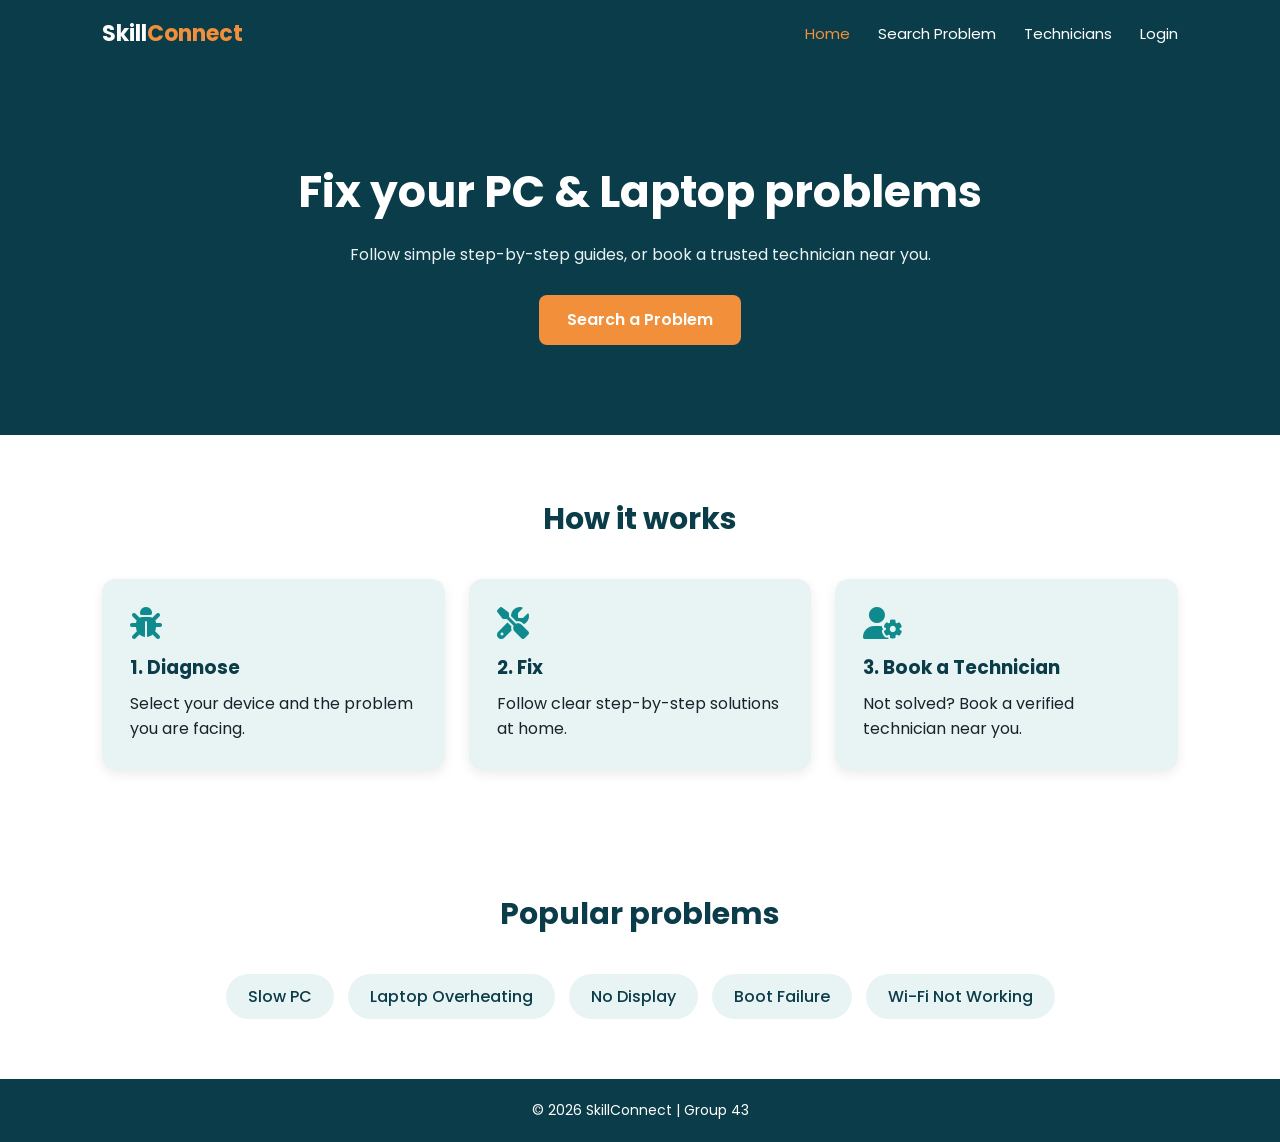
<file: frontend/index.html>
<!DOCTYPE html>
<html lang="en">
<head>
  <meta charset="UTF-8">
  <meta name="viewport" content="width=device-width, initial-scale=1.0">
  <title>SkillConnect - PC & Laptop Troubleshooting Hub</title>
  <link href="https://fonts.googleapis.com/css2?family=Poppins:wght@400;500;600;700&display=swap" rel="stylesheet">
  <link rel="stylesheet" href="https://cdnjs.cloudflare.com/ajax/libs/font-awesome/6.5.1/css/all.min.css">
  <link rel="stylesheet" href="css/style.css">
</head>
<body>
  <nav class="navbar">
    <a href="index.html" class="logo">Skill<span>Connect</span></a>
    <ul class="nav-links">
      <li><a href="index.html" class="active">Home</a></li>
      <li><a href="search.html">Search Problem</a></li>
      <li><a href="technicians.html">Technicians</a></li>
      <li><a href="login.html">Login</a></li>
    </ul>
  </nav>

  <header class="hero">
    <h1>Fix your PC &amp; Laptop problems</h1>
    <p>Follow simple step-by-step guides, or book a trusted technician near you.</p>
    <a href="search.html" class="btn">Search a Problem</a>
  </header>

  <section class="section">
    <h2>How it works</h2>
    <div class="cards">
      <div class="card"><i class="fa-solid fa-bug"></i><h3>1. Diagnose</h3><p>Select your device and the problem you are facing.</p></div>
      <div class="card"><i class="fa-solid fa-screwdriver-wrench"></i><h3>2. Fix</h3><p>Follow clear step-by-step solutions at home.</p></div>
      <div class="card"><i class="fa-solid fa-user-gear"></i><h3>3. Book a Technician</h3><p>Not solved? Book a verified technician near you.</p></div>
    </div>
  </section>

  <section class="section">
    <h2>Popular problems</h2>
    <div class="pills">
      <a href="fix.html?id=1" class="pill">Slow PC</a>
      <a href="fix.html?id=2" class="pill">Laptop Overheating</a>
      <a href="fix.html?id=3" class="pill">No Display</a>
      <a href="fix.html?id=4" class="pill">Boot Failure</a>
      <a href="fix.html?id=5" class="pill">Wi-Fi Not Working</a>
    </div>
  </section>

  <footer class="footer">&copy; 2026 SkillConnect | Group 43</footer>
</body>
</html>
</file>
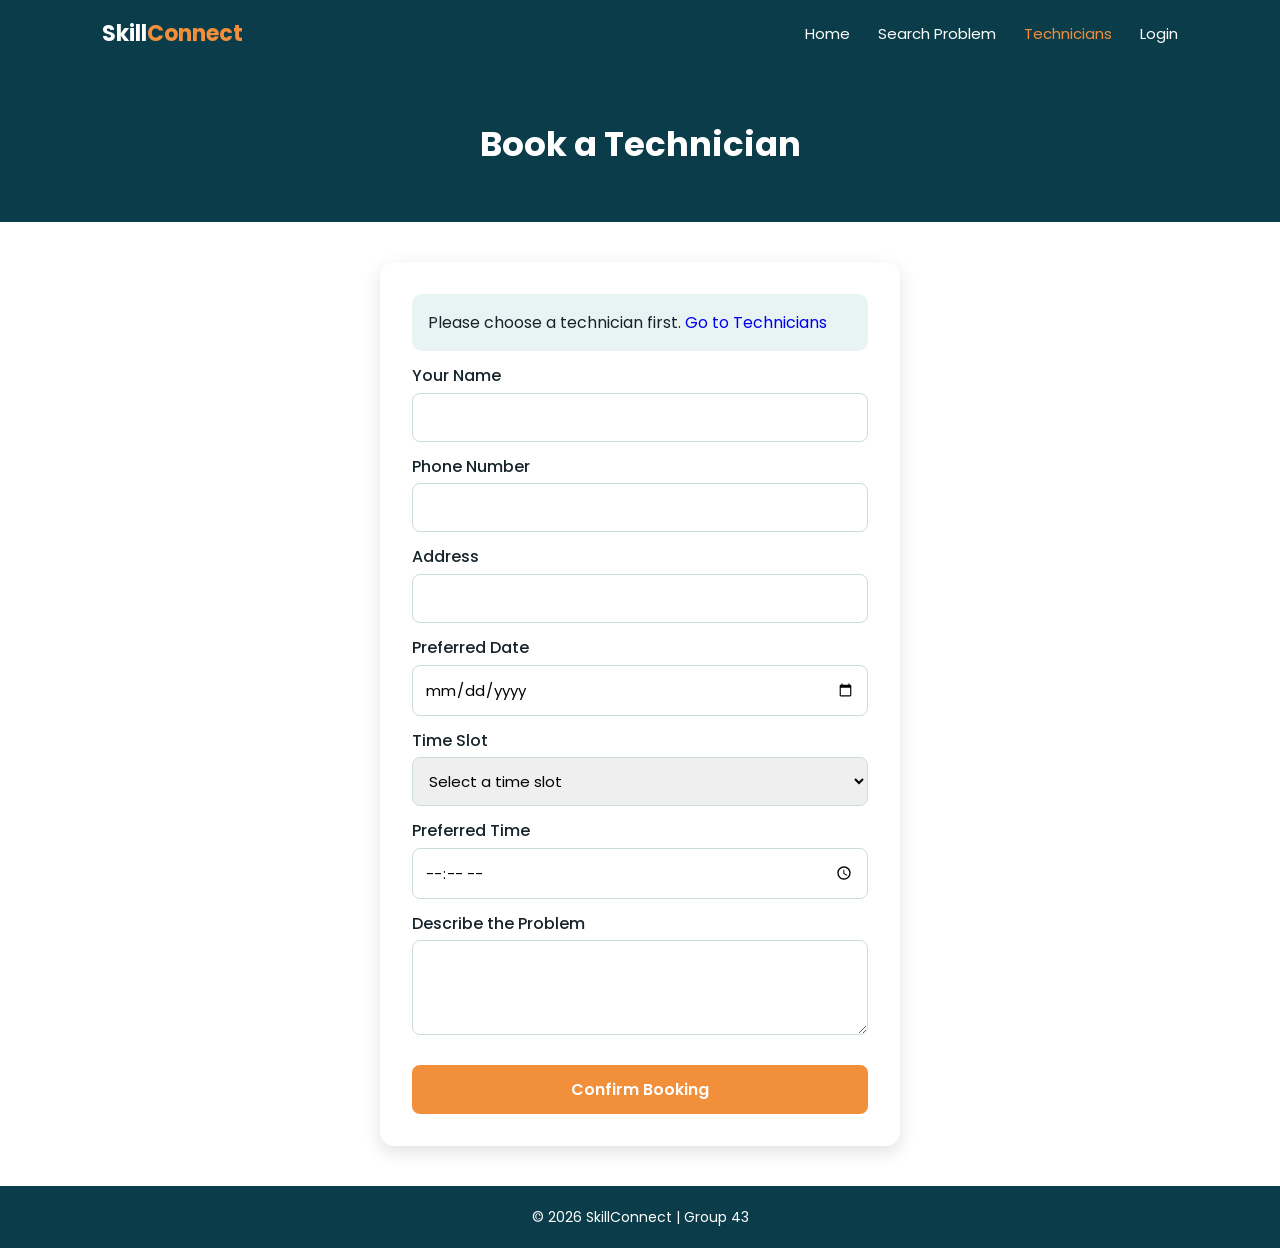
<file: frontend/booking.html>
<!DOCTYPE html>
<html lang="en">
<head>
<meta charset="UTF-8">
<meta name="viewport" content="width=device-width, initial-scale=1.0">
<title>Book Technician - SkillConnect</title>
<link href="https://fonts.googleapis.com/css2?family=Poppins:wght@400;500;600;700&display=swap" rel="stylesheet">
<link rel="stylesheet" href="css/style.css">
<style>
.form-box{max-width:520px;margin:40px auto;background:#fff;padding:32px;border-radius:14px;box-shadow:0 6px 18px rgba(0,0,0,.12);}
.form-box h2{color:var(--dark);text-align:center;margin-bottom:16px;}
.tech-info{background:var(--light);padding:16px;border-radius:10px;margin-bottom:10px;}
.form-box label{display:block;margin:12px 0 4px;font-weight:500;}
.form-box input,.form-box select,.form-box textarea{width:100%;padding:12px;border:1px solid #cfdcdc;border-radius:8px;font-family:inherit;font-size:15px;}
.form-box .btn{width:100%;margin-top:22px;}
</style>
</head>
<body>
<nav class="navbar">
  <a href="index.html" class="logo">Skill<span>Connect</span></a>
  <ul class="nav-links">
    <li><a href="index.html">Home</a></li>
    <li><a href="search.html">Search Problem</a></li>
    <li><a href="technicians.html" class="active">Technicians</a></li>
    <li><a href="login.html">Login</a></li>
  </ul>
</nav>

<div class="page-title"><h1>Book a Technician</h1></div>

<div class="form-box">
  <div class="tech-info" id="techInfo"></div>
  <form id="bookForm" autocomplete="off">
    <label>Your Name</label>
    <input type="text" id="name" autocomplete="off" required>
    <label>Phone Number</label>
    <input type="tel" id="phone" pattern="[0-9]{10}" title="Enter 10 digit number" autocomplete="off" required>
    <label>Address</label>
    <input type="text" id="address" autocomplete="off" required>
    <label>Preferred Date</label>
    <input type="date" id="date" required>
    <label>Time Slot</label>
    <select id="slot" required>
      <option value="">Select a time slot</option>
      <option>10:00 AM - 12:00 PM</option>
      <option>12:00 PM - 02:00 PM</option>
      <option>02:00 PM - 04:00 PM</option>
      <option>04:00 PM - 06:00 PM</option>
    </select>
        <label>Preferred Time</label>
    <input type="time" id="time" min="09:00" max="18:00" required>
    <label>Describe the Problem</label>
    <textarea id="problem" rows="3" autocomplete="off" required></textarea>
    <button type="submit" class="btn">Confirm Booking</button>
  </form>
</div>

<footer class="footer">&copy; 2026 SkillConnect | Group 43</footer>

<script src="js/technicians-data.js"></script>
<script>
const id = Number(new URLSearchParams(location.search).get('id'));
const tech = technicians.find(t => t.id === id);
const box = document.getElementById('techInfo');
document.getElementById('date').min = new Date().toISOString().split('T')[0];

if (tech) {
  box.innerHTML = `<h3>${tech.name}</h3><p>${tech.skill} | ${tech.city} | ₹${tech.price} visit charge</p>`;
} else {
  box.innerHTML = '<p>Please choose a technician first. <a href="technicians.html">Go to Technicians</a></p>';
}

document.getElementById('bookForm').addEventListener('submit', function(e){
  e.preventDefault();
  if (!tech) { alert('Please choose a technician first.'); return; }
  const bookings = JSON.parse(localStorage.getItem('bookings') || '[]');
  bookings.push({
    id: Date.now(),
    techName: tech.name,
    skill: tech.skill,
    name: document.getElementById('name').value.trim(),
    phone: document.getElementById('phone').value.trim(),
    address: document.getElementById('address').value.trim(),
    date: document.getElementById('date').value,
    slot: document.getElementById('slot').value,
    problem: document.getElementById('problem').value.trim(),
    status: 'Pending'
  });
  localStorage.setItem('bookings', JSON.stringify(bookings));
  alert('Booking successful!');
  location.href = 'my-bookings.html';
});
</script>
</body>
</html>
</file>
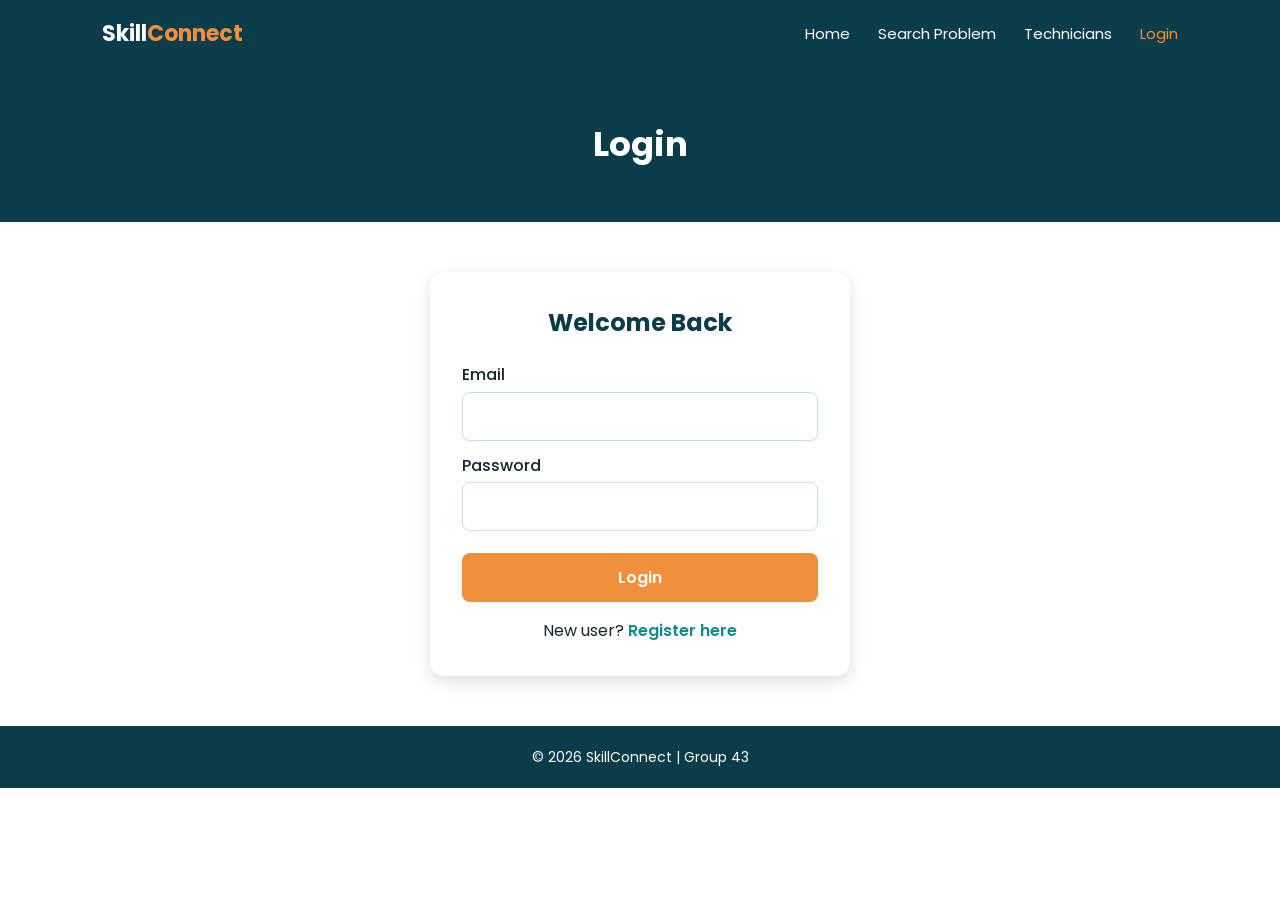
<file: frontend/login.html>
<!DOCTYPE html>
<html lang="en">
<head>
<meta charset="UTF-8">
<meta name="viewport" content="width=device-width, initial-scale=1.0">
<title>Login - SkillConnect</title>
<link href="https://fonts.googleapis.com/css2?family=Poppins:wght@400;500;600;700&display=swap" rel="stylesheet">
<link rel="stylesheet" href="css/style.css">
<style>
.form-box{max-width:420px;margin:50px auto;background:#fff;padding:32px;border-radius:14px;box-shadow:0 6px 18px rgba(0,0,0,.12);}
.form-box h2{color:var(--dark);text-align:center;margin-bottom:20px;}
.form-box label{display:block;margin:12px 0 4px;font-weight:500;}
.form-box input{width:100%;padding:12px;border:1px solid #cfdcdc;border-radius:8px;font-family:inherit;font-size:15px;}
.form-box .btn{width:100%;margin-top:22px;}
.form-box p{text-align:center;margin-top:16px;}
.form-box a{color:var(--main);font-weight:600;}
</style>
</head>
<body>
<nav class="navbar">
  <a href="index.html" class="logo">Skill<span>Connect</span></a>
  <ul class="nav-links">
    <li><a href="index.html">Home</a></li>
    <li><a href="search.html">Search Problem</a></li>
    <li><a href="technicians.html">Technicians</a></li>
    <li><a href="login.html" class="active">Login</a></li>
  </ul>
</nav>

<div class="page-title"><h1>Login</h1></div>

<div class="form-box">
  <h2>Welcome Back</h2>
  <form id="loginForm">
    <label>Email</label>
    <input type="email" id="email" required>
    <label>Password</label>
    <input type="password" id="password" required>
    <button type="submit" class="btn">Login</button>
  </form>
  <p>New user? <a href="register.html">Register here</a></p>
</div>

<footer class="footer">&copy; 2026 SkillConnect | Group 43</footer>

<script>
document.getElementById('loginForm').addEventListener('submit', function(e){
  e.preventDefault();
  const email = document.getElementById('email').value.trim().toLowerCase();
  const password = document.getElementById('password').value;
  const users = JSON.parse(localStorage.getItem('users') || '[]');
  const user = users.find(u => u.email === email && u.password === password);
  if (user) {
    localStorage.setItem('currentUser', JSON.stringify(user));
    alert('Welcome, ' + user.name + '!');
    location.href = 'index.html';
  } else {
    alert('Wrong email or password.');
  }
});
</script>
</body>
</file>
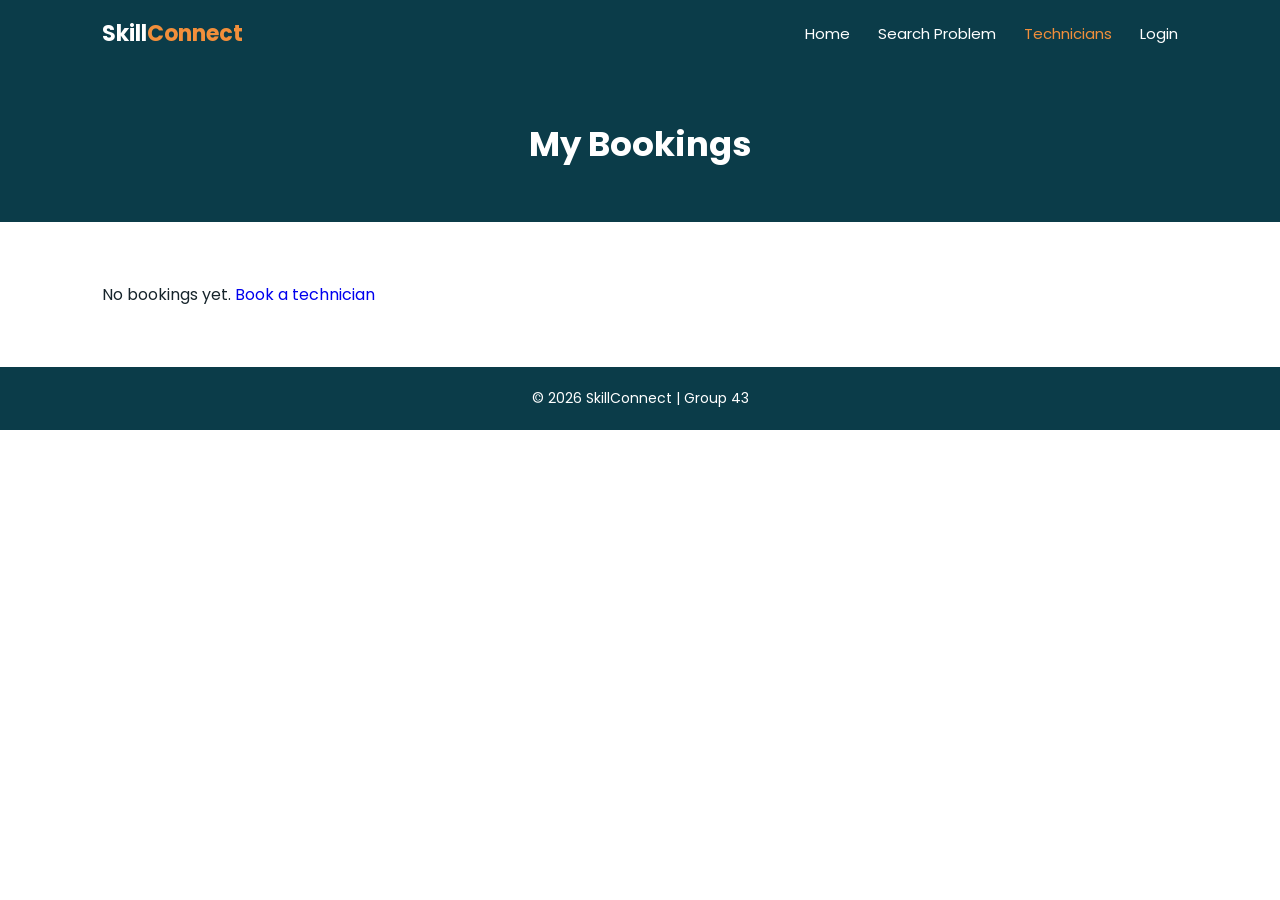
<file: frontend/my-bookings.html>
<!DOCTYPE html>
<html lang="en">
<head>
<meta charset="UTF-8">
<meta name="viewport" content="width=device-width, initial-scale=1.0">
<title>My Bookings - SkillConnect</title>
<link href="https://fonts.googleapis.com/css2?family=Poppins:wght@400;500;600;700&display=swap" rel="stylesheet">
<link rel="stylesheet" href="css/style.css">
<style>
.status{display:inline-block;padding:3px 14px;border-radius:20px;font-size:13px;font-weight:600;color:#fff;background:var(--accent);margin-bottom:8px;}
.status.Cancelled{background:#c8553d;}
.cancel-btn{margin-top:12px;padding:8px 18px;border:none;border-radius:8px;background:#c8553d;color:#fff;cursor:pointer;font-family:inherit;}
</style>
</head>
<body>
<nav class="navbar">
  <a href="index.html" class="logo">Skill<span>Connect</span></a>
  <ul class="nav-links">
    <li><a href="index.html">Home</a></li>
    <li><a href="search.html">Search Problem</a></li>
    <li><a href="technicians.html" class="active">Technicians</a></li>
    <li><a href="login.html">Login</a></li>
  </ul>
</nav>

<div class="page-title"><h1>My Bookings</h1></div>

<section class="section">
  <div class="cards" id="bookingList"></div>
</section>

<footer class="footer">&copy; 2026 SkillConnect | Group 43</footer>

<script>
function render() {
  const bookings = JSON.parse(localStorage.getItem('bookings') || '[]');
  const list = document.getElementById('bookingList');
  if (!bookings.length) {
    list.innerHTML = '<p>No bookings yet. <a href="technicians.html">Book a technician</a></p>';
    return;
  }
  list.innerHTML = bookings.map(b => `
    <div class="card">
      <span class="status ${b.status}">${b.status}</span>
      <h3>${b.techName}</h3>
      <p>${b.skill}</p>
      <p><b>Date:</b> ${b.date}</p>
      <p><b>Problem:</b> ${b.problem}</p>
      <p><b>Address:</b> ${b.address}</p>
      ${b.status === 'Pending' ? `<button class="cancel-btn" onclick="cancelBooking(${b.id})">Cancel Booking</button>` : ''}
    </div>`).join('');
}
function cancelBooking(id) {
  const bookings = JSON.parse(localStorage.getItem('bookings') || '[]');
  const b = bookings.find(x => x.id === id);
  if (b) b.status = 'Cancelled';
  localStorage.setItem('bookings', JSON.stringify(bookings));
  render();
}
render();
</script>
</body>
</html>
</file>
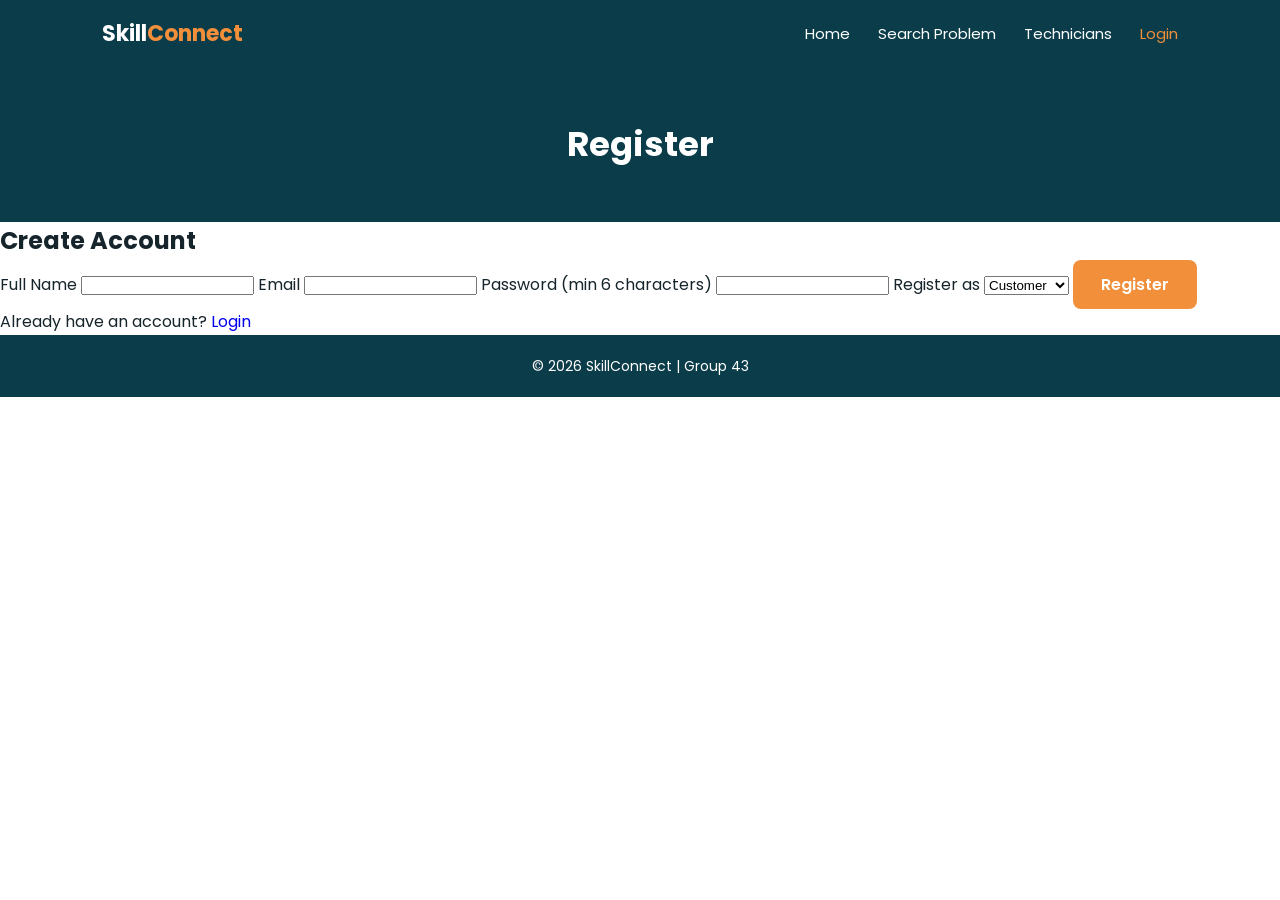
<file: frontend/register.html>
<!DOCTYPE html>
<html lang="en">
<head>
<meta charset="UTF-8">
<meta name="viewport" content="width=device-width, initial-scale=1.0">
<title>Register - SkillConnect</title>
<link href="https://fonts.googleapis.com/css2?family=Poppins:wght@400;500;600;700&display=swap" rel="stylesheet">
<link rel="stylesheet" href="css/style.css">
<style>
.form-box{max-width:420px;margin:50px auto;background:#fff;padding:32px;border-radius:14px;box-shadow:0 6px 18px rgba(0,0,0,.12);}
.form-box h2{color:var(--dark);text-align:center;margin-bottom:20px;}
.form-box label{display:block;margin:12px 0 4px;font-weight:500;}
.form-box input,.form-box select{width:100%;padding:12px;border:1px solid #cfdcdc;border-radius:8px;font-family:inherit;font-size:15px;}
.form-box .btn{width:100%;margin-top:22px;}
.form-box p{text-align:center;margin-top:16px;}
.form-box a{color:var(--main);font-weight:600;}
</style>
</head>
<body>
<nav class="navbar">
  <a href="index.html" class="logo">Skill<span>Connect</span></a>
  <ul class="nav-links">
    <li><a href="index.html">Home</a></li>
    <li><a href="search.html">Search Problem</a></li>
    <li><a href="technicians.html">Technicians</a></li>
    <li><a href="login.html" class="active">Login</a></li>
  </ul>
</nav>

<div class="page-title"><h1>Register</h1></div>
  <h2>Create Account</h2>
  <form id="regForm">
    <label>Full Name</label>
    <input type="text" id="name" required>
    <label>Email</label>
    <input type="email" id="email" required>
    <label>Password (min 6 characters)</label>
    <input type="password" id="password" minlength="6" required>
    <label>Register as</label>
    <select id="role">
      <option value="Customer">Customer</option>
      <option value="Technician">Technician</option>
    </select>
    <button type="submit" class="btn">Register</button>
  </form>
  <p>Already have an account? <a href="login.html">Login</a></p>
</div>

<footer class="footer">&copy; 2026 SkillConnect | Group 43</footer>

<script>
document.getElementById('regForm').addEventListener('submit', function(e){
  e.preventDefault();
  const name = document.getElementById('name').value.trim();
  const email = document.getElementById('email').value.trim().toLowerCase();
  const password = document.getElementById('password').value;
  const role = document.getElementById('role').value;
  const users = JSON.parse(localStorage.getItem('users') || '[]');
  if (users.some(u => u.email === email)) {
    alert('This email is already registered.');
    return;
  }
  users.push({name, email, password, role});
  localStorage.setItem('users', JSON.stringify(users));
  alert('Registration successful! Please login.');
  location.href = 'login.html';
});
</script>
</body>
</html>
</file>
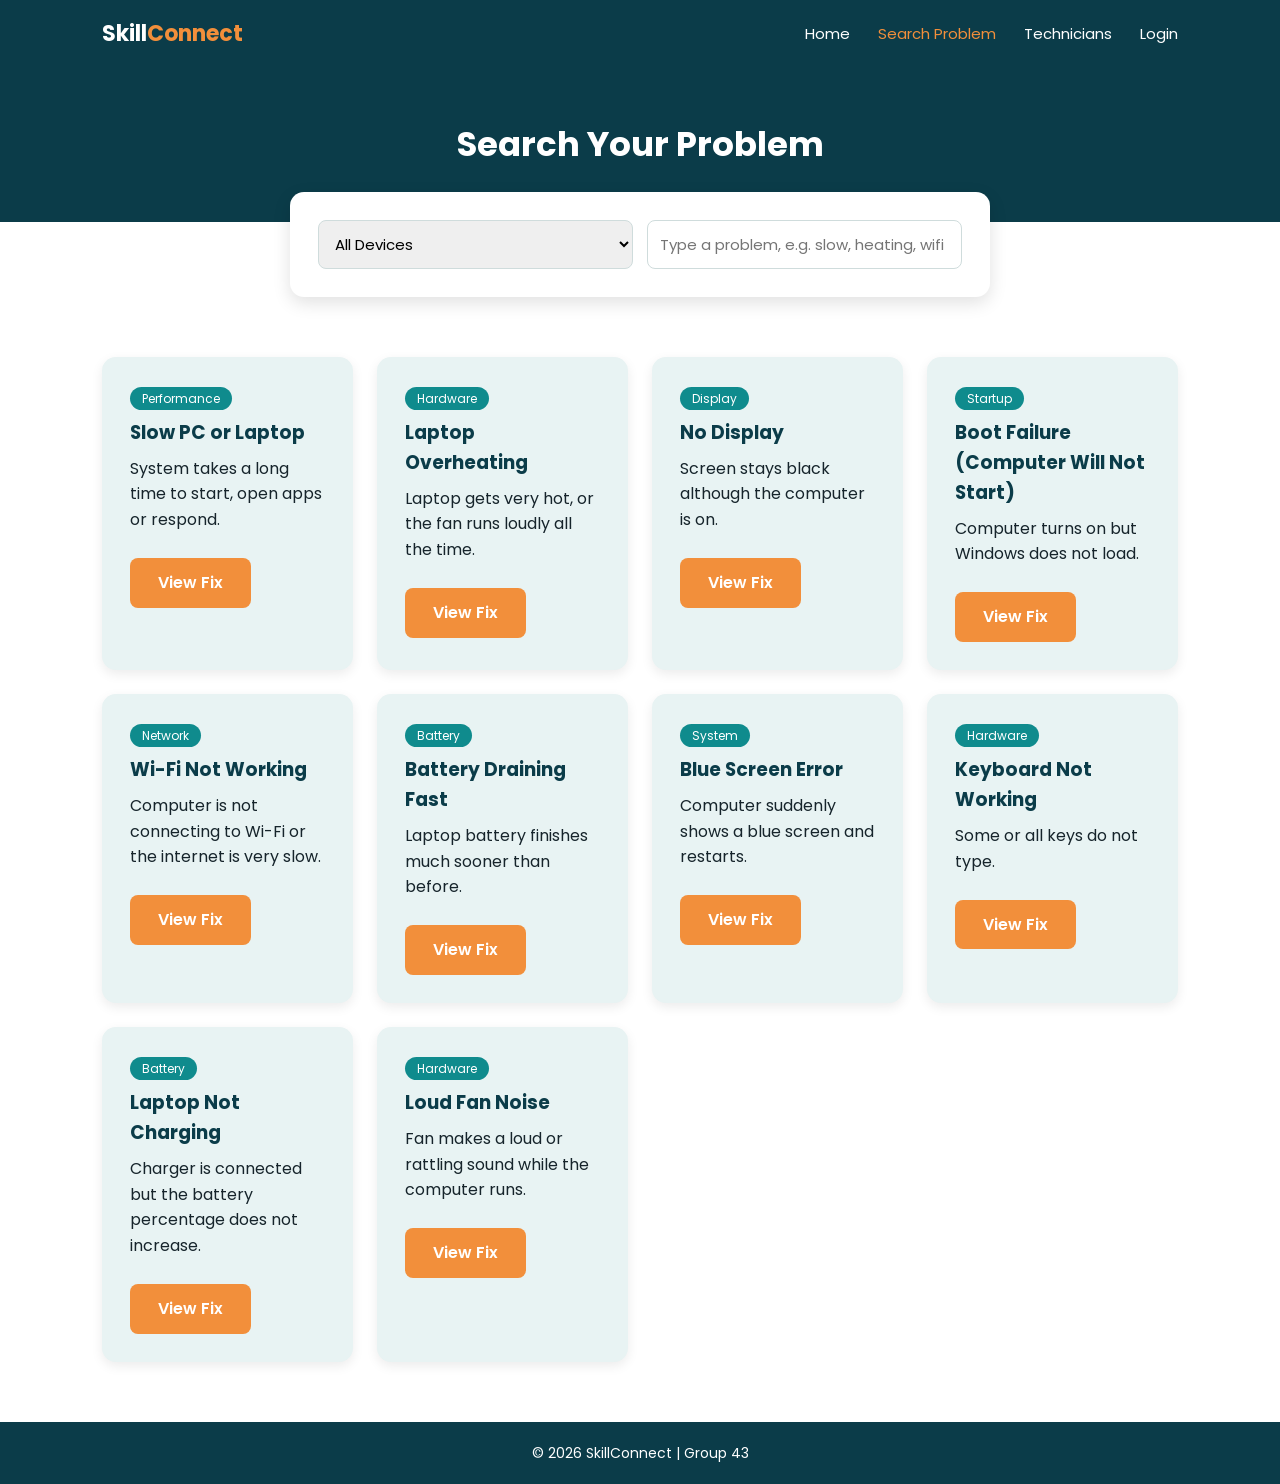
<file: frontend/search.html>
<!DOCTYPE html>
<html lang="en">
<head>
<meta charset="UTF-8">
<meta name="viewport" content="width=device-width, initial-scale=1.0">
<title>Search Problem - SkillConnect</title>
<link href="https://fonts.googleapis.com/css2?family=Poppins:wght@400;500;600;700&display=swap" rel="stylesheet">
<link rel="stylesheet" href="css/style.css">
</head>
<body>
<nav class="navbar">
  <a href="index.html" class="logo">Skill<span>Connect</span></a>
  <ul class="nav-links">
    <li><a href="index.html">Home</a></li>
    <li><a href="search.html" class="active">Search Problem</a></li>
    <li><a href="technicians.html">Technicians</a></li>
    <li><a href="login.html">Login</a></li>
  </ul>
</nav>

<div class="page-title"><h1>Search Your Problem</h1></div>

<div class="search-box">
  <select id="device">
    <option value="all">All Devices</option>
    <option value="Laptop">Laptop</option>
    <option value="PC">PC / Desktop</option>
  </select>
  <input type="text" id="keyword" placeholder="Type a problem, e.g. slow, heating, wifi">
</div>

<section class="section">
  <div class="cards" id="results"></div>
</section>

<footer class="footer">&copy; 2026 SkillConnect | Group 43</footer>

<script src="js/problems-data.js"></script>
<script>
const deviceEl = document.getElementById('device');
const keywordEl = document.getElementById('keyword');
const results = document.getElementById('results');

function show() {
  const d = deviceEl.value;
  const k = keywordEl.value.trim().toLowerCase();
  const list = problems.filter(p => {
    const deviceOk = d === 'all' || p.device === 'Both' || (d === 'Laptop' && p.device === 'Laptop') || (d === 'PC' && p.device !== 'Laptop');
    const textOk = !k || p.title.toLowerCase().includes(k) || p.summary.toLowerCase().includes(k) || p.category.toLowerCase().includes(k);
    return deviceOk && textOk;
  });
  results.innerHTML = list.length ? list.map(p => `
    <div class="card">
      <span class="tag">${p.category}</span>
      <h3>${p.title}</h3>
      <p>${p.summary}</p><br>
      <a href="fix.html?id=${p.id}" class="btn">View Fix</a>
    </div>`).join('') : '<p>No problem found. Try another word.</p>';
}

deviceEl.onchange = show;
keywordEl.oninput = show;
const q = new URLSearchParams(location.search).get('q');
if (q) keywordEl.value = q;
show();</script>
</body>
</html>
</file>
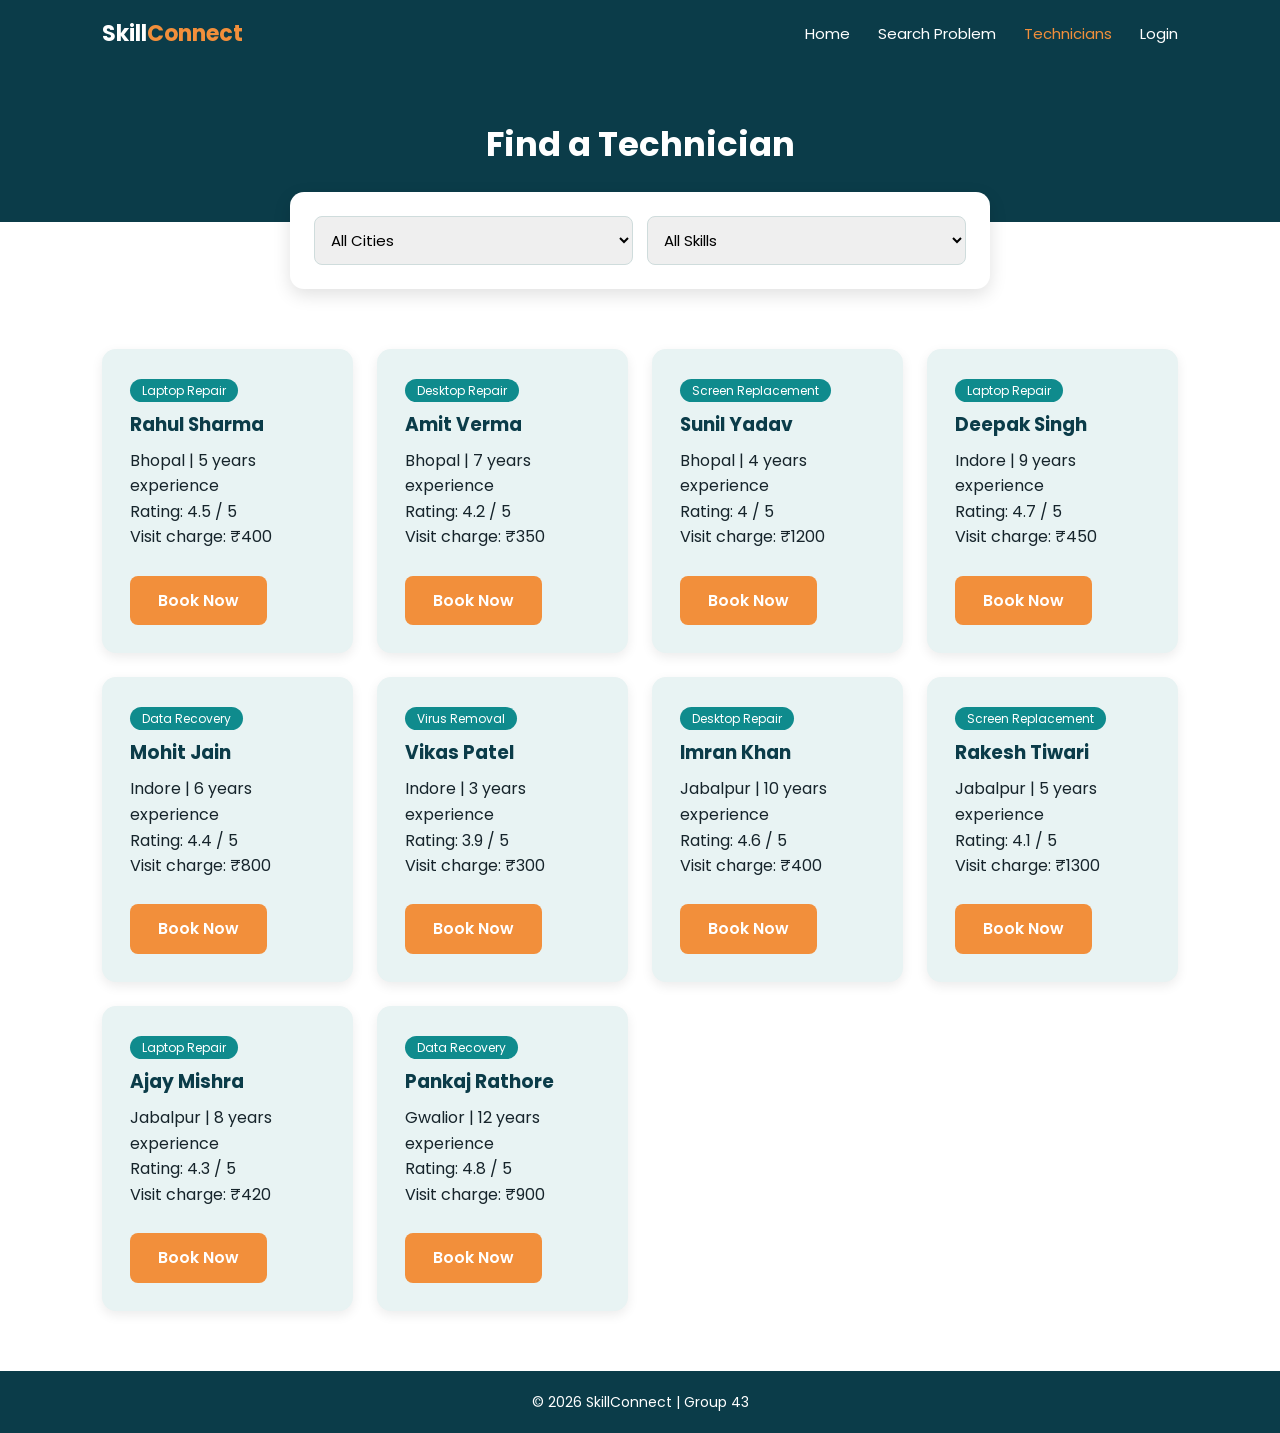
<file: frontend/technicians.html>
<!DOCTYPE html>
<html lang="en">
<head>
<meta charset="UTF-8">
<meta name="viewport" content="width=device-width, initial-scale=1.0">
<title>Technicians - SkillConnect</title>
<link href="https://fonts.googleapis.com/css2?family=Poppins:wght@400;500;600;700&display=swap" rel="stylesheet">
<link rel="stylesheet" href="css/style.css">
<style>
.filters{max-width:700px;margin:-30px auto 0;background:#fff;padding:24px;border-radius:14px;box-shadow:0 6px 18px rgba(0,0,0,.12);display:flex;gap:14px;flex-wrap:wrap;}
.filters select{flex:1;min-width:180px;padding:12px;border:1px solid #cfdcdc;border-radius:8px;font-family:inherit;font-size:15px;}
.tag{display:inline-block;background:var(--main);color:#fff;padding:2px 12px;border-radius:20px;font-size:12px;margin-bottom:8px;}
.page-title{background:var(--dark);color:#fff;text-align:center;padding:50px 8%;}
.page-title h1{font-size:34px;}
</style>
</head>
<body>
<nav class="navbar">
  <a href="index.html" class="logo">Skill<span>Connect</span></a>
  <ul class="nav-links">
    <li><a href="index.html">Home</a></li>
    <li><a href="search.html">Search Problem</a></li>
    <li><a href="technicians.html" class="active">Technicians</a></li>
    <li><a href="login.html">Login</a></li>
  </ul>
</nav>

<div class="page-title"><h1>Find a Technician</h1></div>

<div class="filters">
  <select id="city">
    <option value="all">All Cities</option>
    <option>Bhopal</option>
    <option>Indore</option>
    <option>Jabalpur</option>
    <option>Gwalior</option>
  </select>
  <select id="skill">
    <option value="all">All Skills</option>
    <option>Laptop Repair</option>
    <option>Desktop Repair</option>
    <option>Screen Replacement</option>
    <option>Data Recovery</option>
    <option>Virus Removal</option>
  </select>
</div>

<section class="section">
  <div class="cards" id="list"></div>
</section>

<footer class="footer">&copy; 2026 SkillConnect | Group 43</footer>

<script src="js/technicians-data.js"></script>
<script>
const cityEl = document.getElementById('city');
const skillEl = document.getElementById('skill');
const list = document.getElementById('list');

function show() {
  const c = cityEl.value, s = skillEl.value;
  const res = technicians.filter(t => (c === 'all' || t.city === c) && (s === 'all' || t.skill === s));
  list.innerHTML = res.length ? res.map(t => `
    <div class="card">
      <span class="tag">${t.skill}</span>
      <h3>${t.name}</h3>
      <p>${t.city} | ${t.experience} years experience</p>
      <p>Rating: ${t.rating} / 5</p>
      <p>Visit charge: ₹${t.price}</p><br>
      <a href="booking.html?id=${t.id}" class="btn">Book Now</a>
    </div>`).join('') : '<p>No technician found.</p>';
}
cityEl.onchange = show;
skillEl.onchange = show;
show();
</script>
</body>
</html>
</file>
<file: frontend/css/style.css>
:root{--main:#0F8B8D;--dark:#0B3C49;--accent:#F28F3B;--light:#E8F3F3;--text:#16242B;}
*{margin:0;padding:0;box-sizing:border-box;}
body{font-family:'Poppins',sans-serif;color:var(--text);background:#fff;line-height:1.6;}
a{text-decoration:none;}

.navbar{display:flex;justify-content:space-between;align-items:center;padding:16px 8%;background:var(--dark);}
.logo{color:#fff;font-size:22px;font-weight:700;}
.logo span{color:var(--accent);}
.nav-links{display:flex;gap:28px;list-style:none;}
.nav-links a{color:#fff;font-size:15px;}
.nav-links a:hover,.nav-links a.active{color:var(--accent);}

.btn{display:inline-block;padding:12px 28px;border-radius:8px;background:var(--accent);color:#fff;font-weight:600;border:none;cursor:pointer;transition:.3s;}
.btn:hover{background:#d97a26;transform:translateY(-2px);}

.hero{background:var(--dark);color:#fff;text-align:center;padding:90px 8%;}
.hero h1{font-size:44px;margin-bottom:14px;}
.hero p{max-width:600px;margin:0 auto 28px;color:var(--light);}

.section{padding:60px 8%;}
.section h2{text-align:center;color:var(--dark);font-size:30px;margin-bottom:36px;}
.cards{display:grid;grid-template-columns:repeat(auto-fit,minmax(240px,1fr));gap:24px;}
.card{background:var(--light);padding:28px;border-radius:14px;box-shadow:0 4px 12px rgba(0,0,0,.08);transition:.3s;}
.card:hover{transform:translateY(-6px);}
.card i{font-size:32px;color:var(--main);margin-bottom:14px;}
.card h3{color:var(--dark);margin-bottom:8px;}

.pills{display:flex;flex-wrap:wrap;gap:14px;justify-content:center;}
.pill{background:var(--light);color:var(--dark);padding:10px 22px;border-radius:30px;font-weight:500;transition:.3s;}
.pill:hover{background:var(--main);color:#fff;}

.footer{background:var(--dark);color:#fff;text-align:center;padding:20px;font-size:14px;}

@media(max-width:700px){
  .navbar{flex-direction:column;gap:12px;}
  .nav-links{gap:16px;}
  .hero h1{font-size:30px;}
}
.page-title{background:var(--dark);color:#fff;text-align:center;padding:50px 8%;}
.page-title h1{font-size:34px;}
.search-box{max-width:700px;margin:-30px auto 0;background:#fff;padding:28px;border-radius:14px;box-shadow:0 6px 18px rgba(0,0,0,.12);display:flex;gap:14px;flex-wrap:wrap;}
.search-box select,.search-box input{flex:1;min-width:180px;padding:12px;border:1px solid #cfdcdc;border-radius:8px;font-family:inherit;font-size:15px;}
.result-card{display:flex;justify-content:space-between;align-items:center;gap:16px;flex-wrap:wrap;}
.tag{display:inline-block;background:var(--main);color:#fff;padding:2px 12px;border-radius:20px;font-size:12px;margin-bottom:8px;}
.btn{font-family:inherit;font-size:16px;}
</file>
